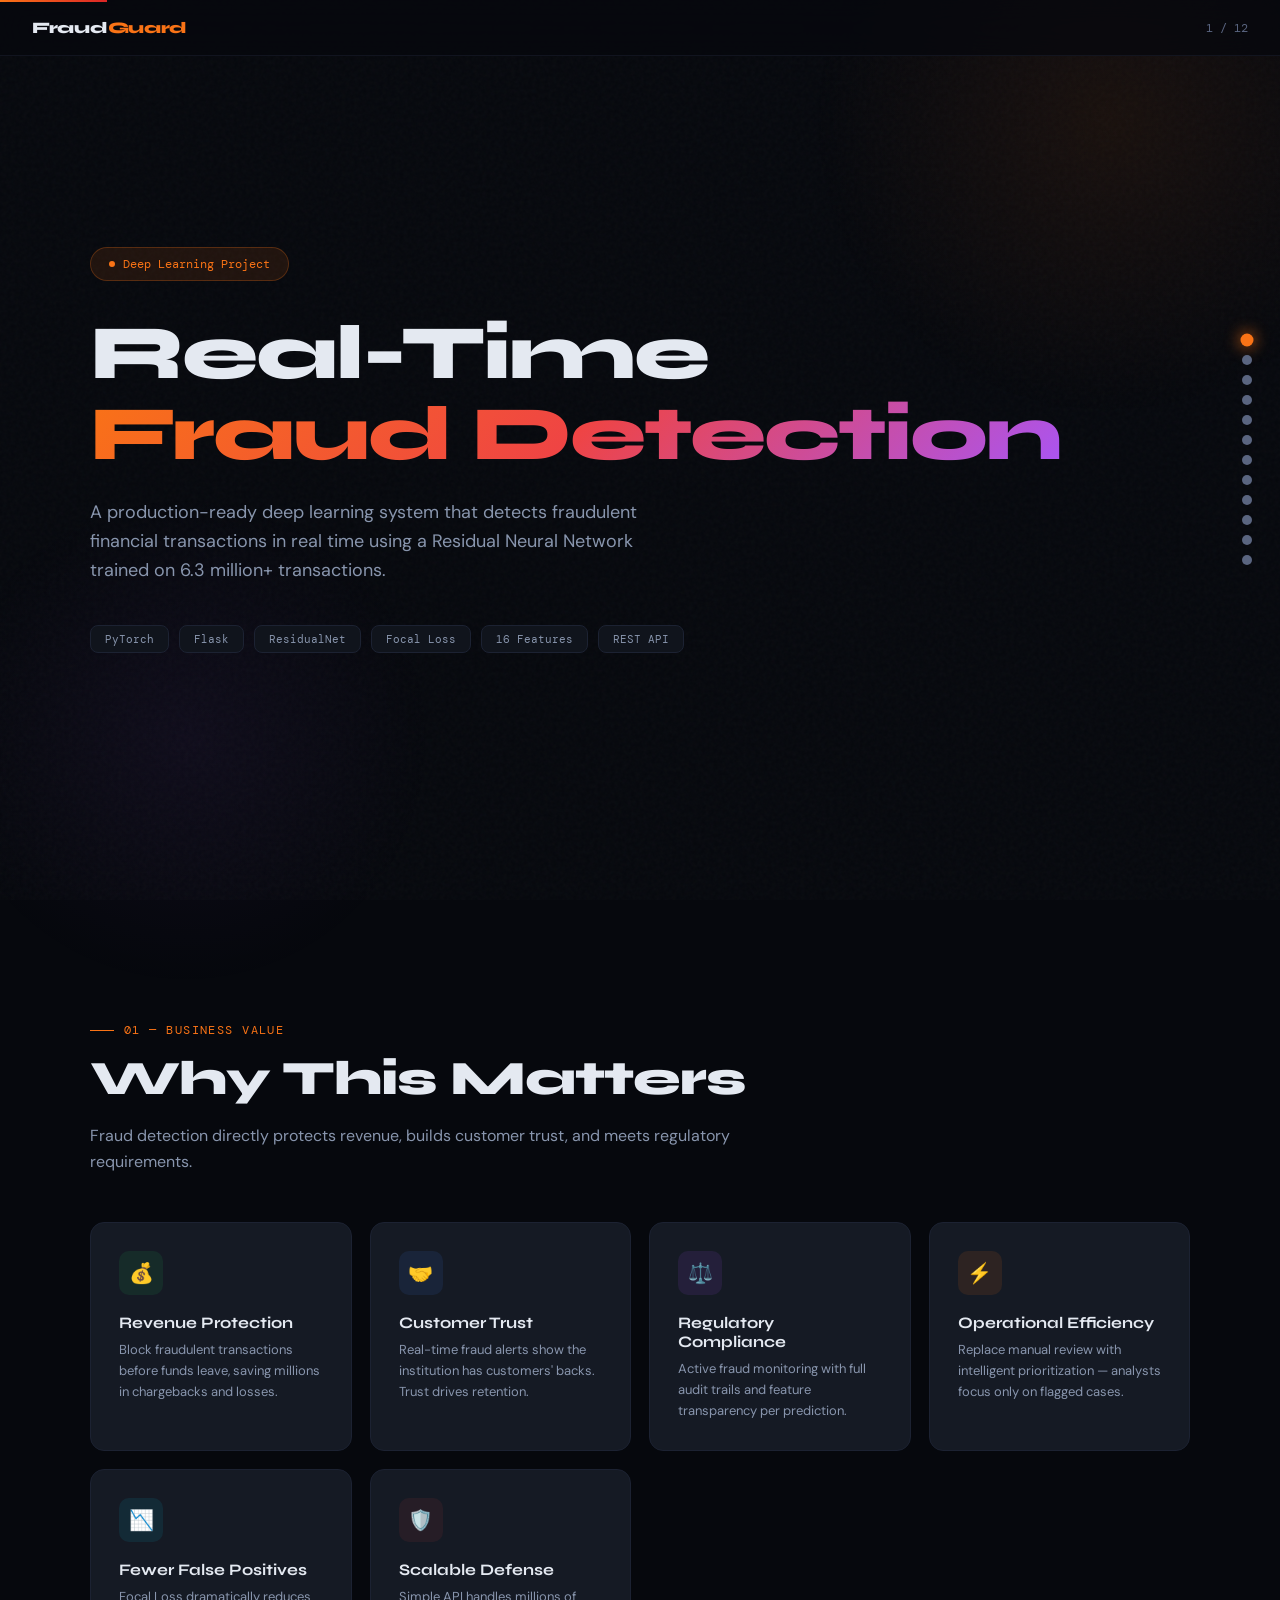
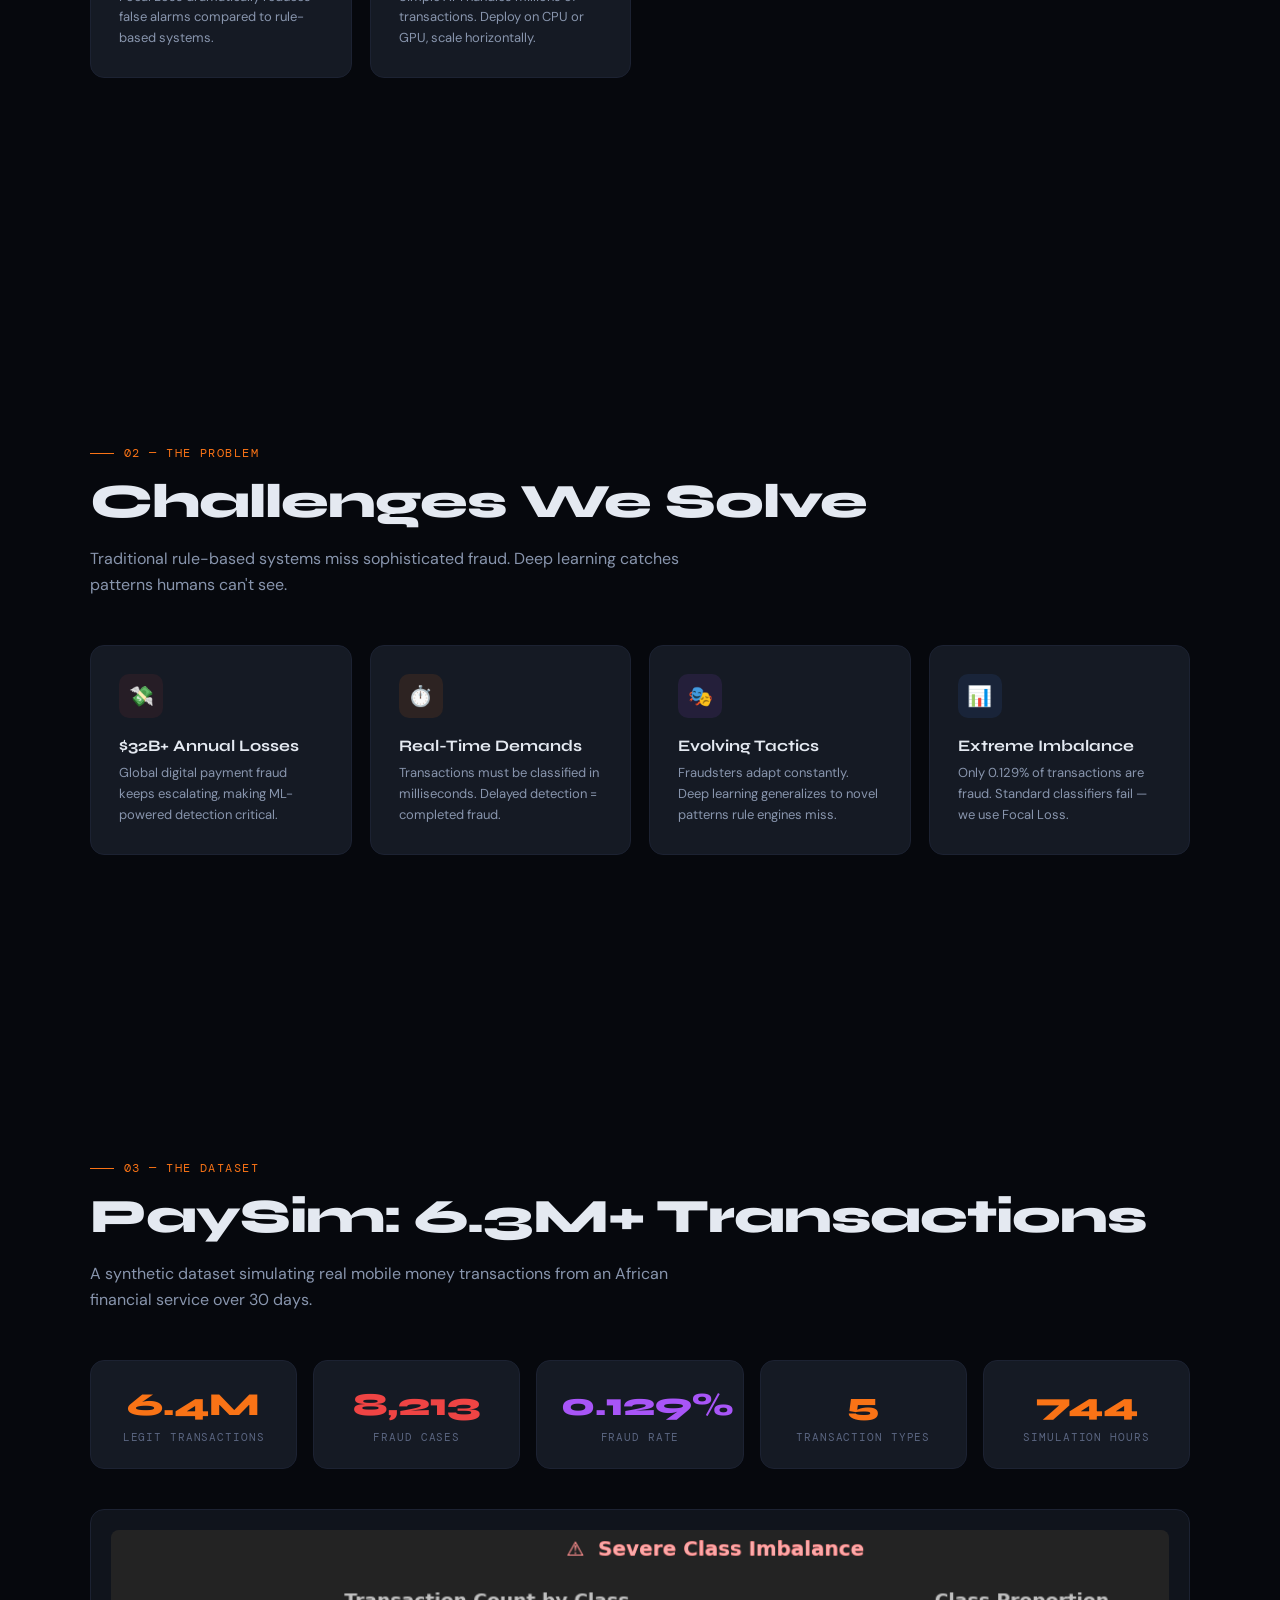
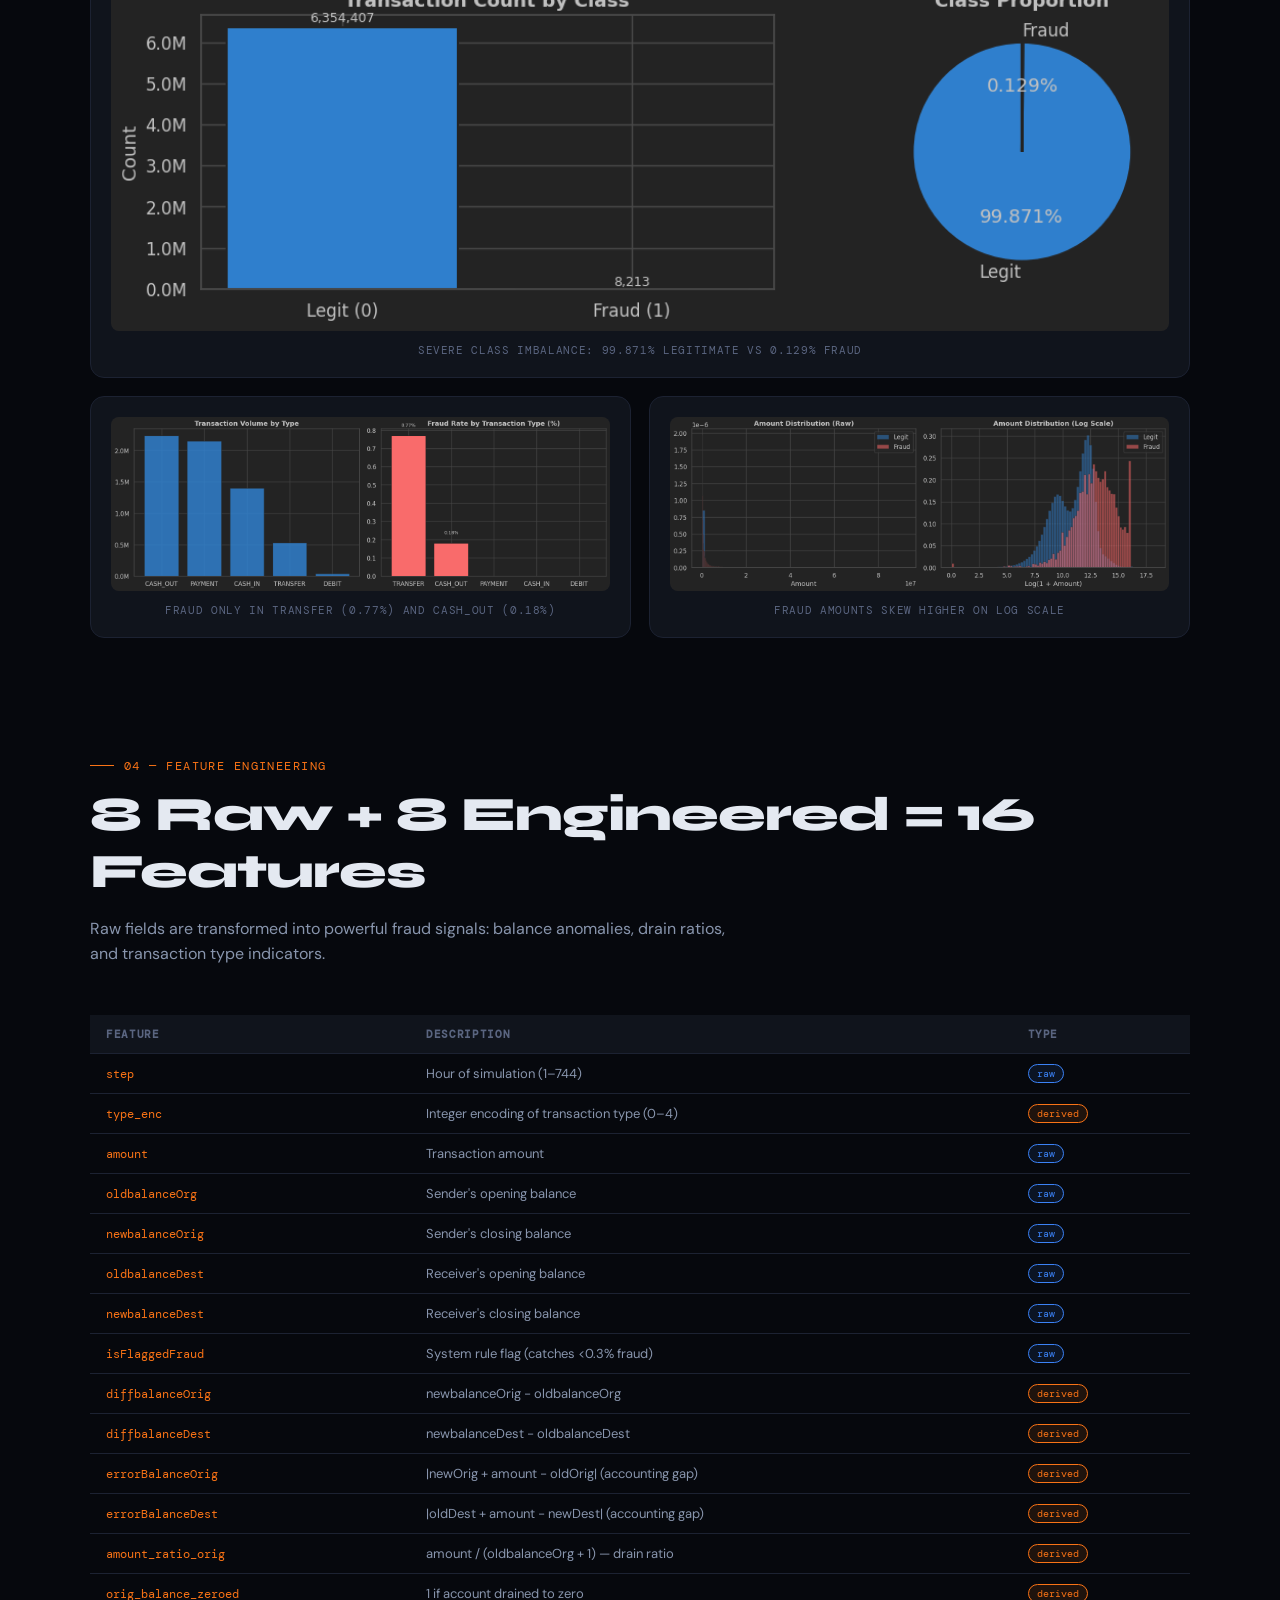
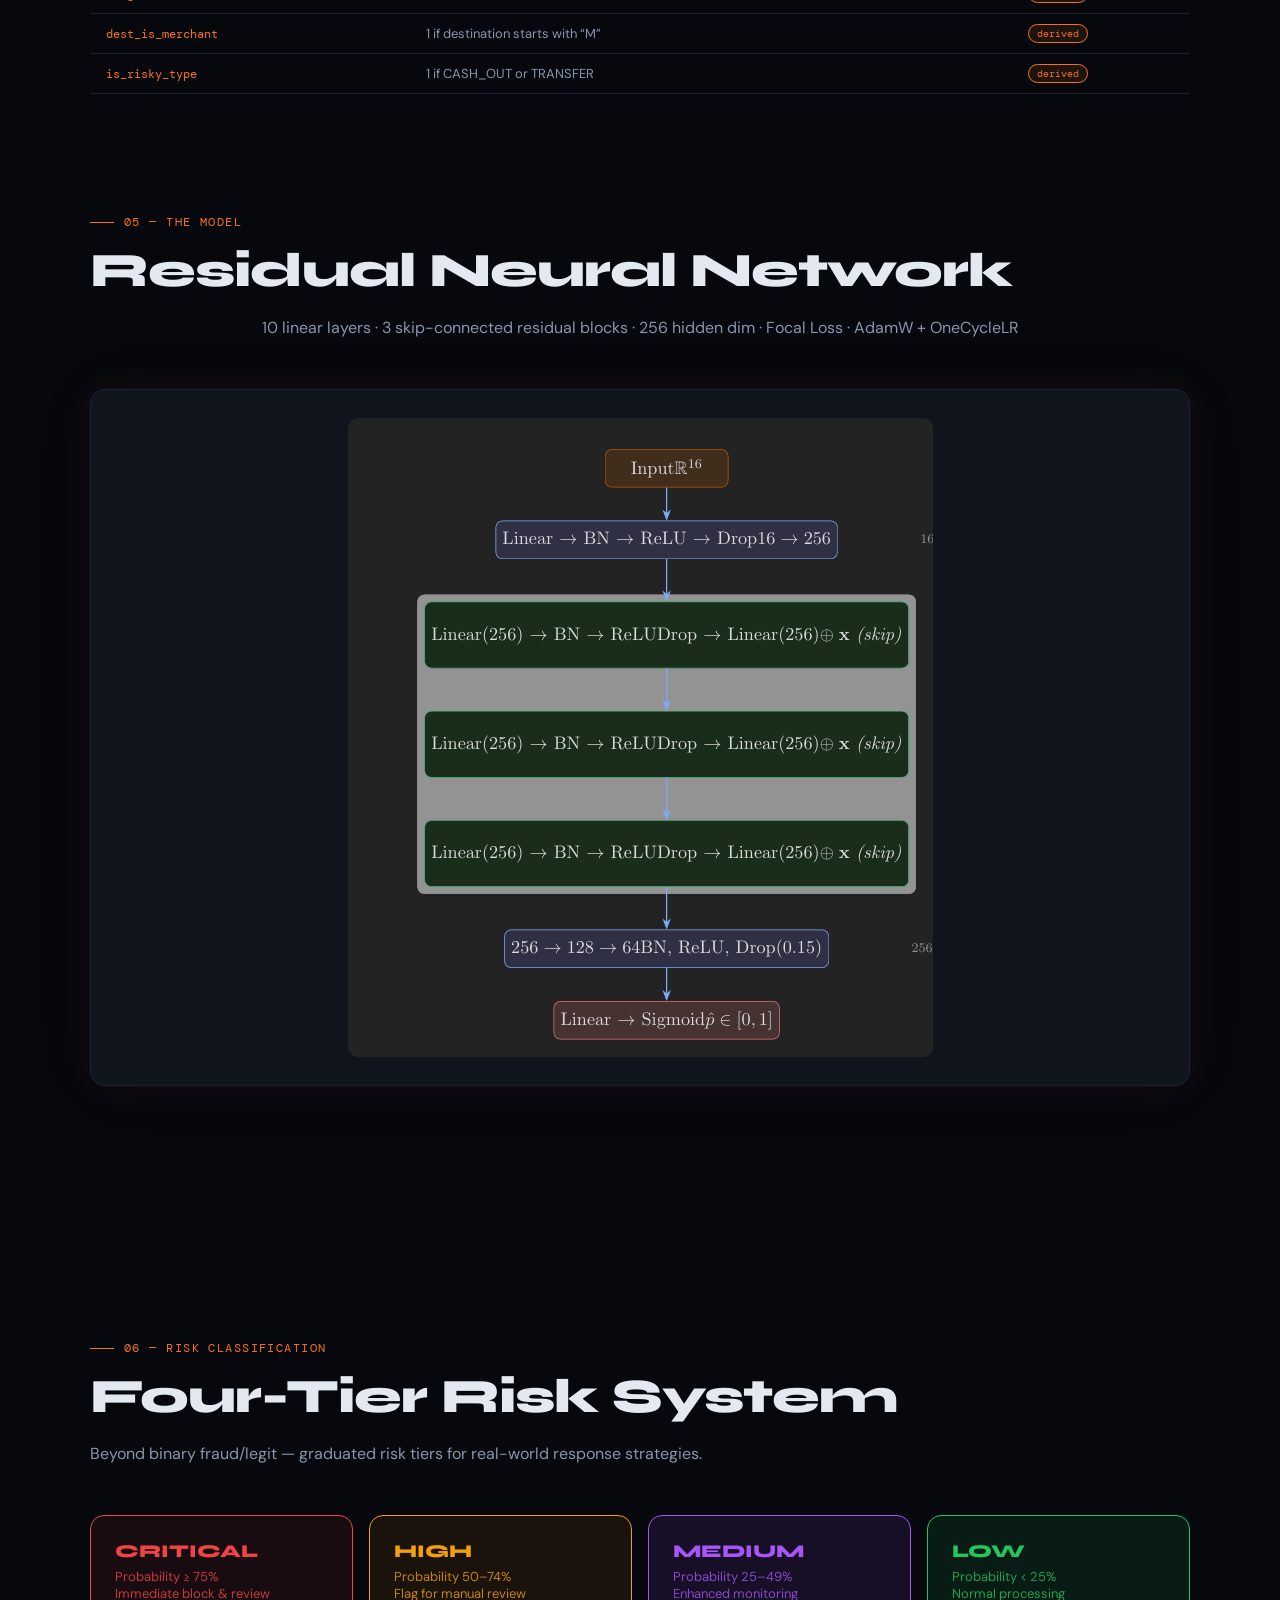
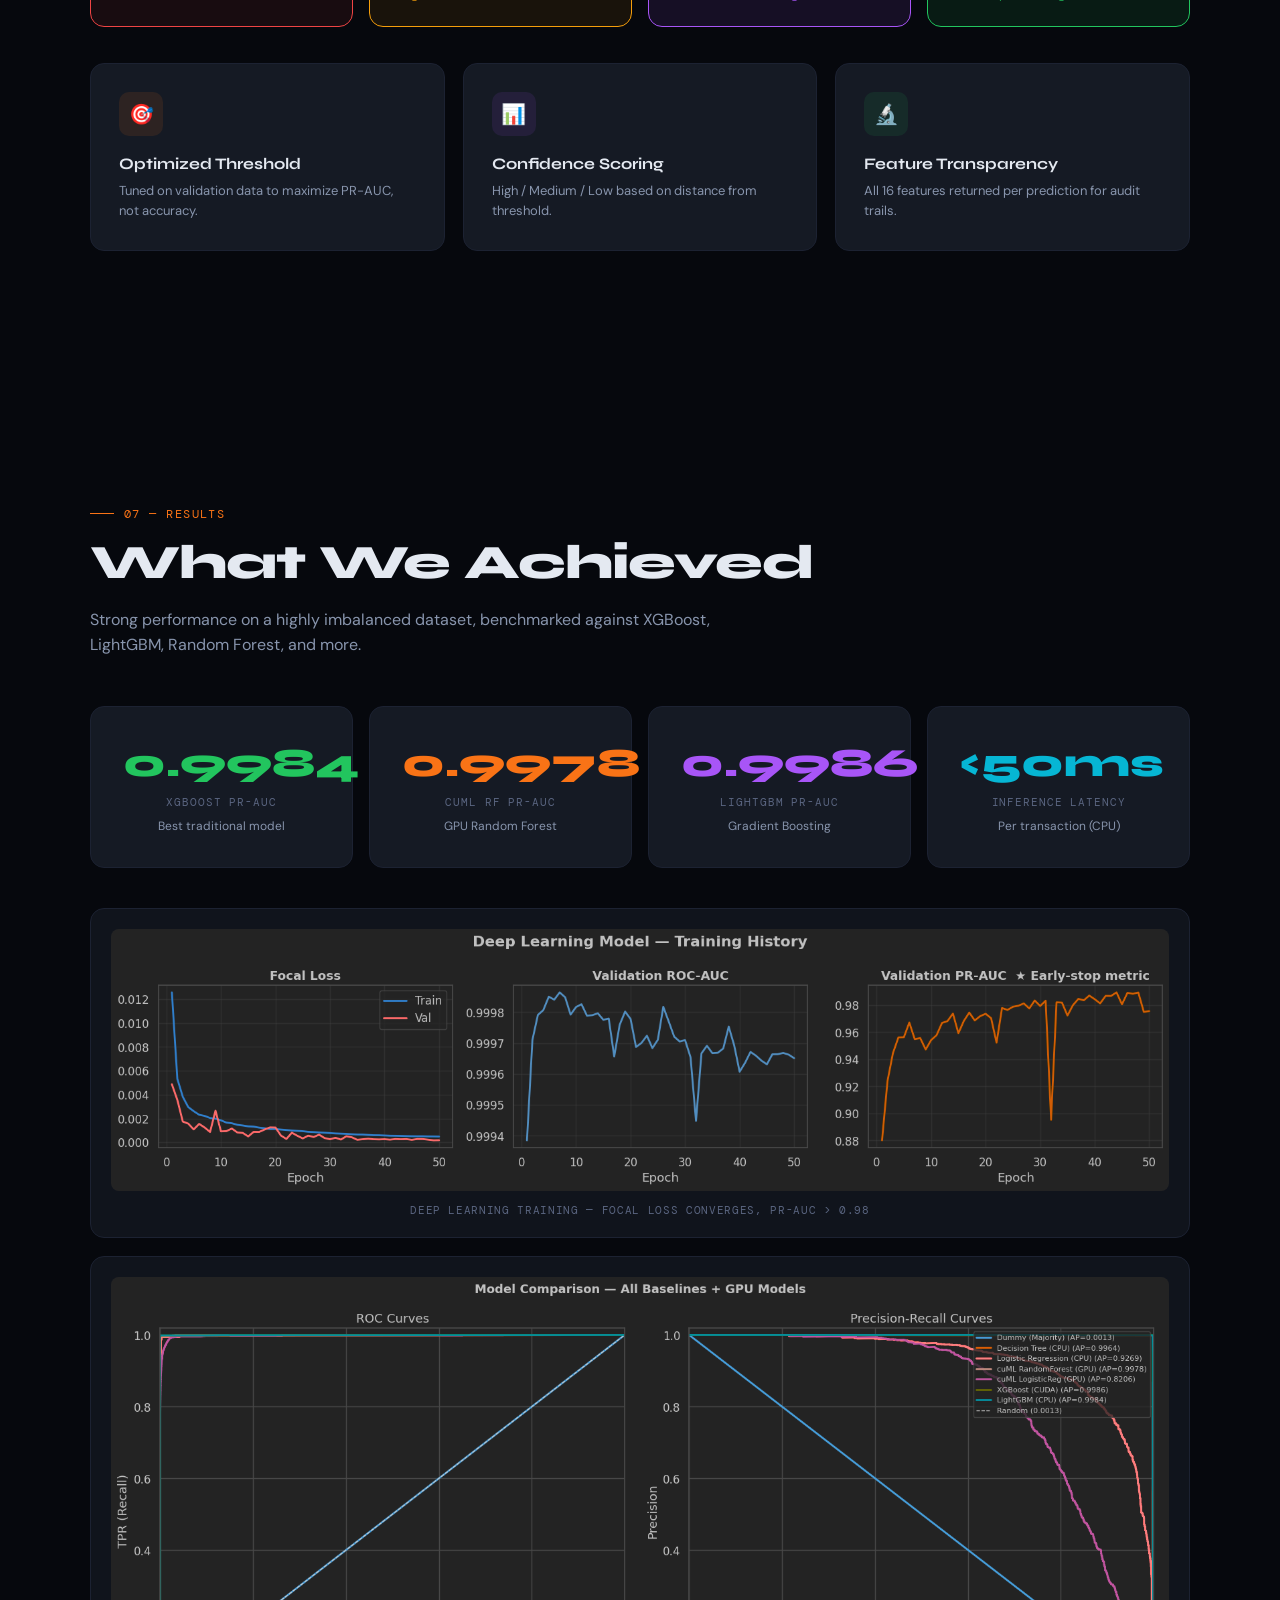
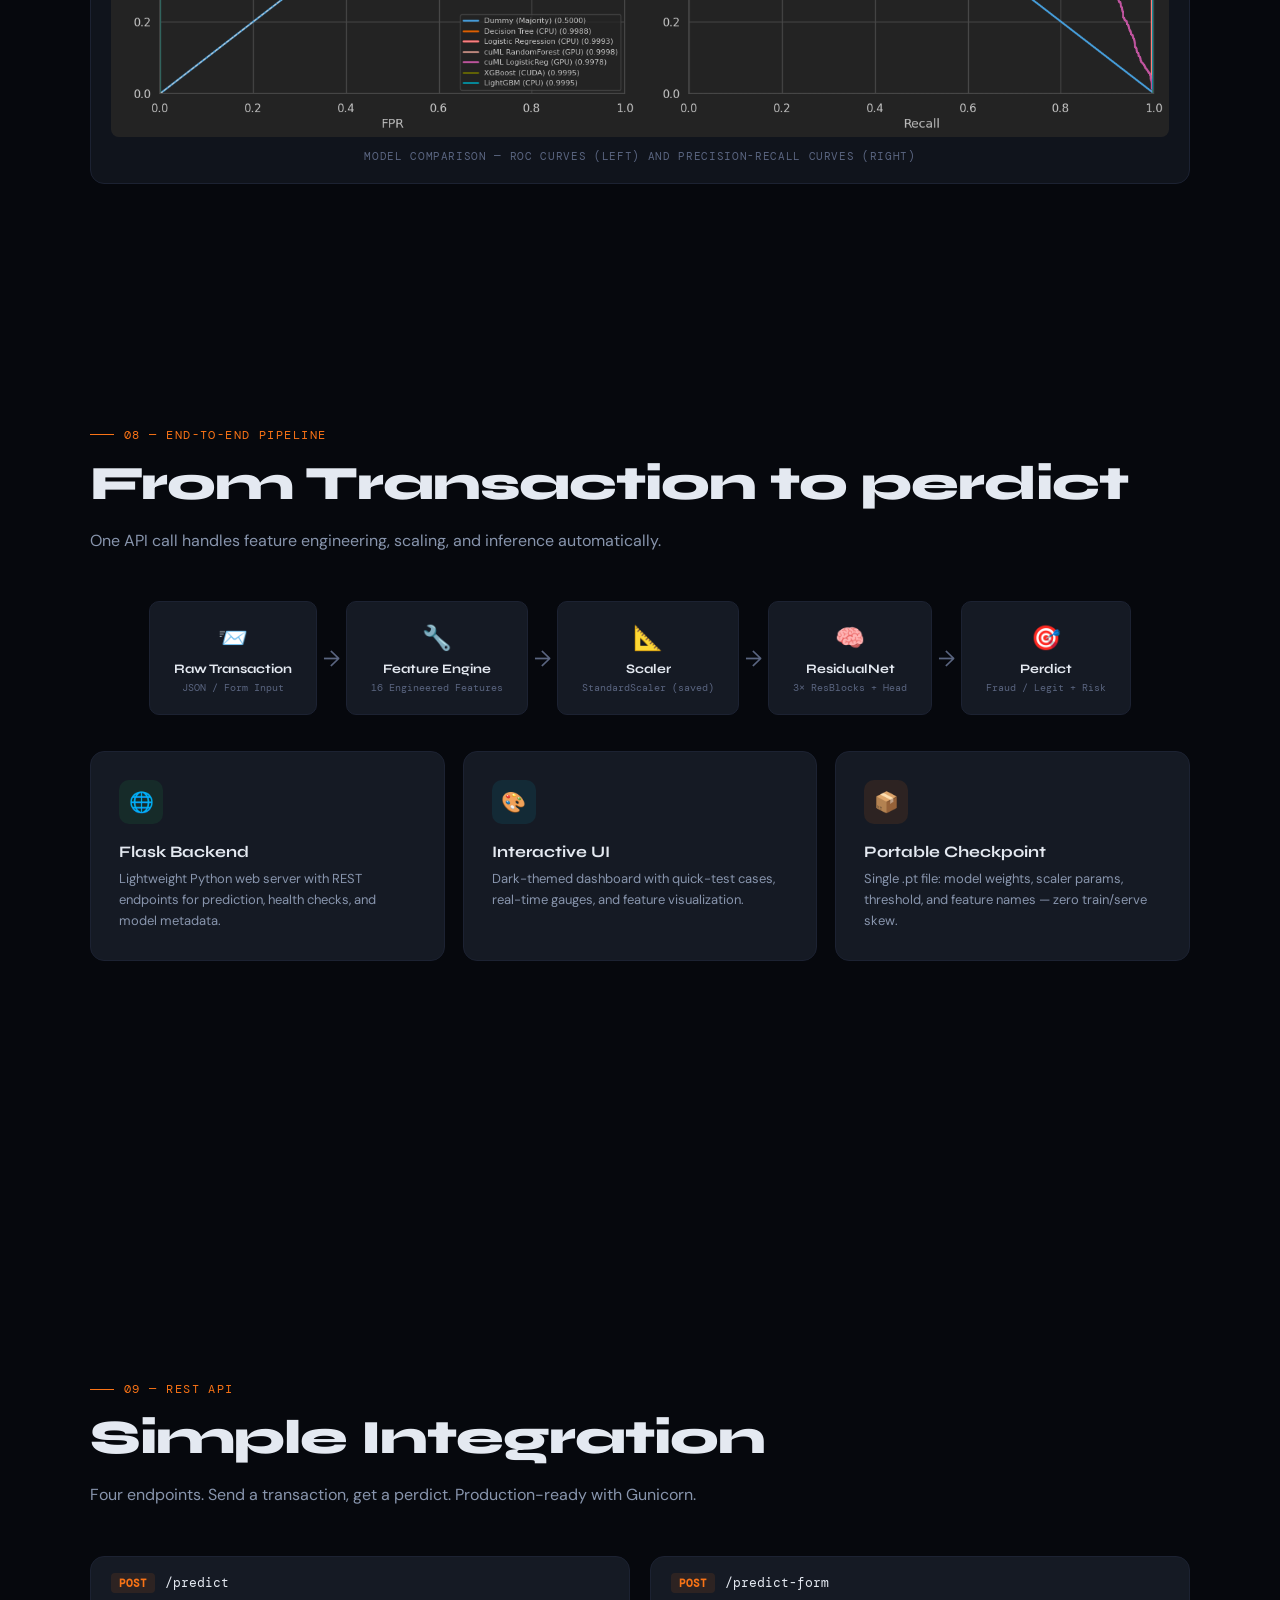
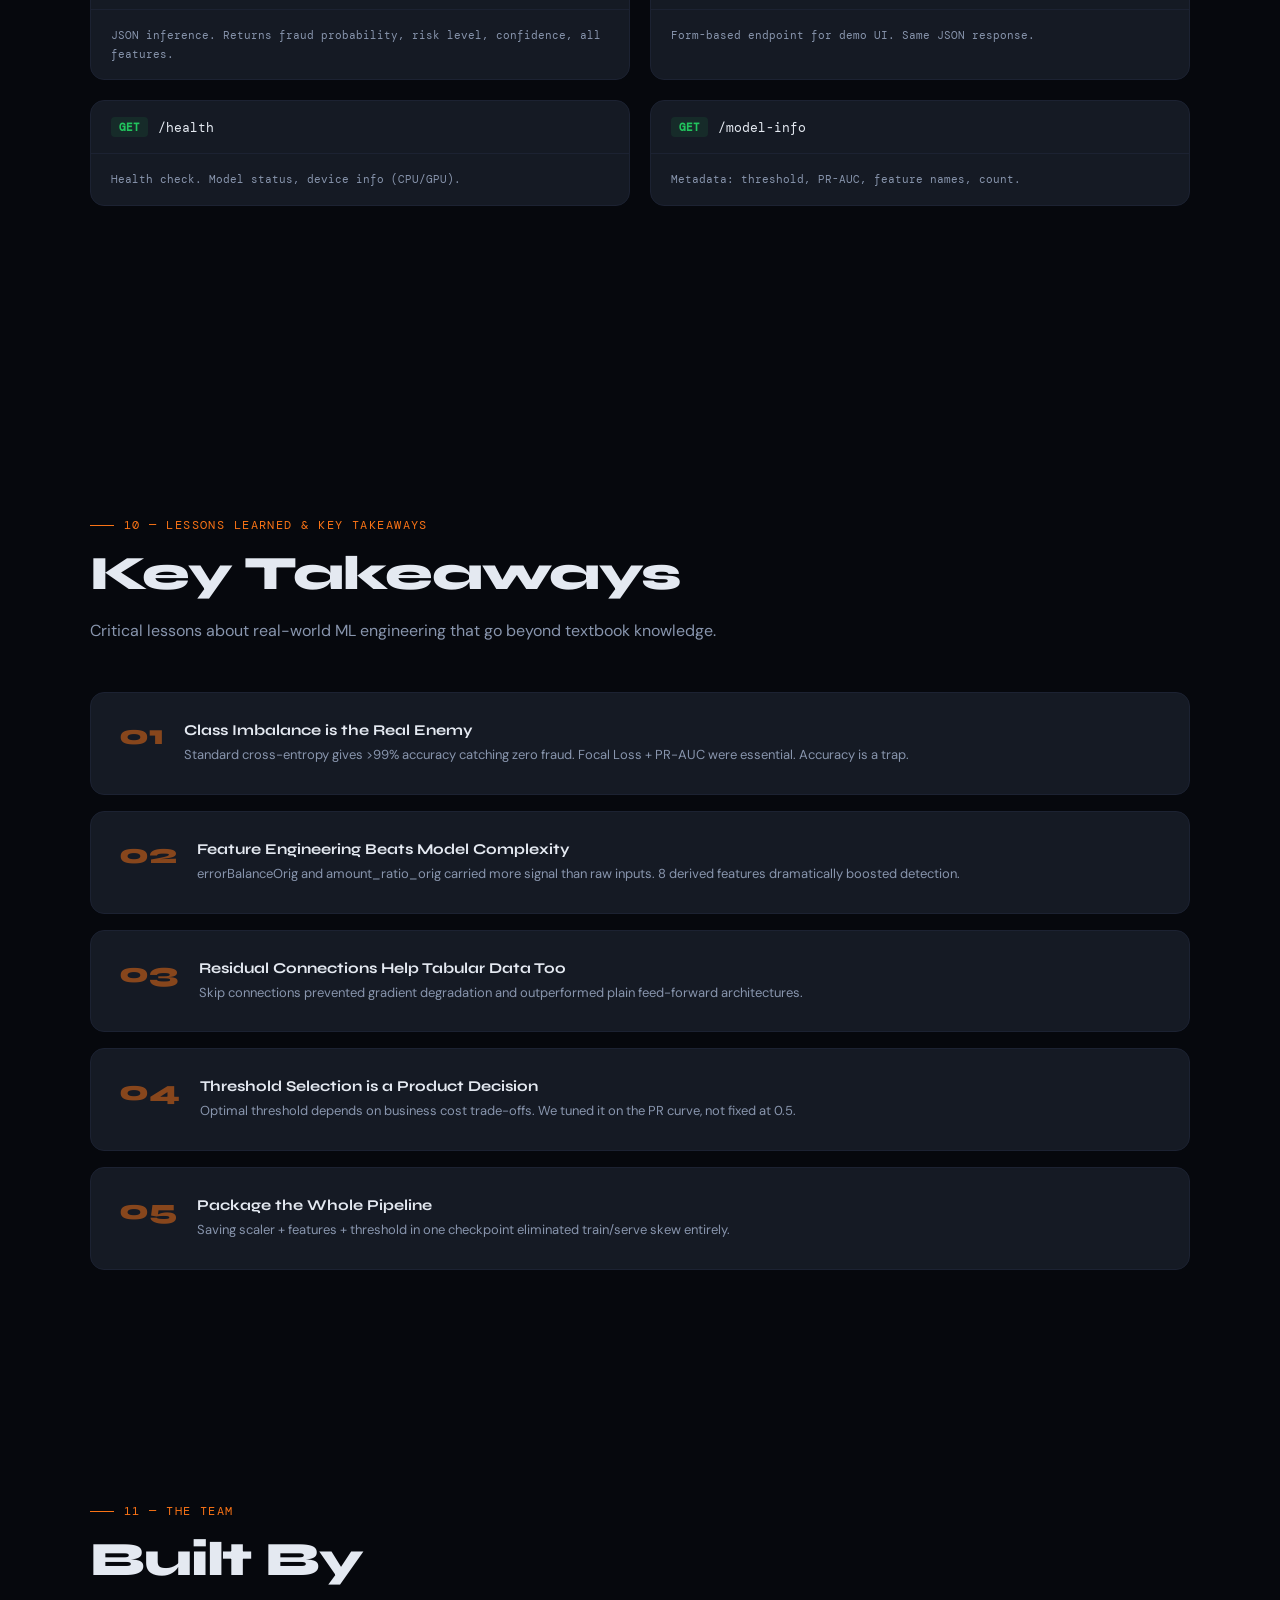
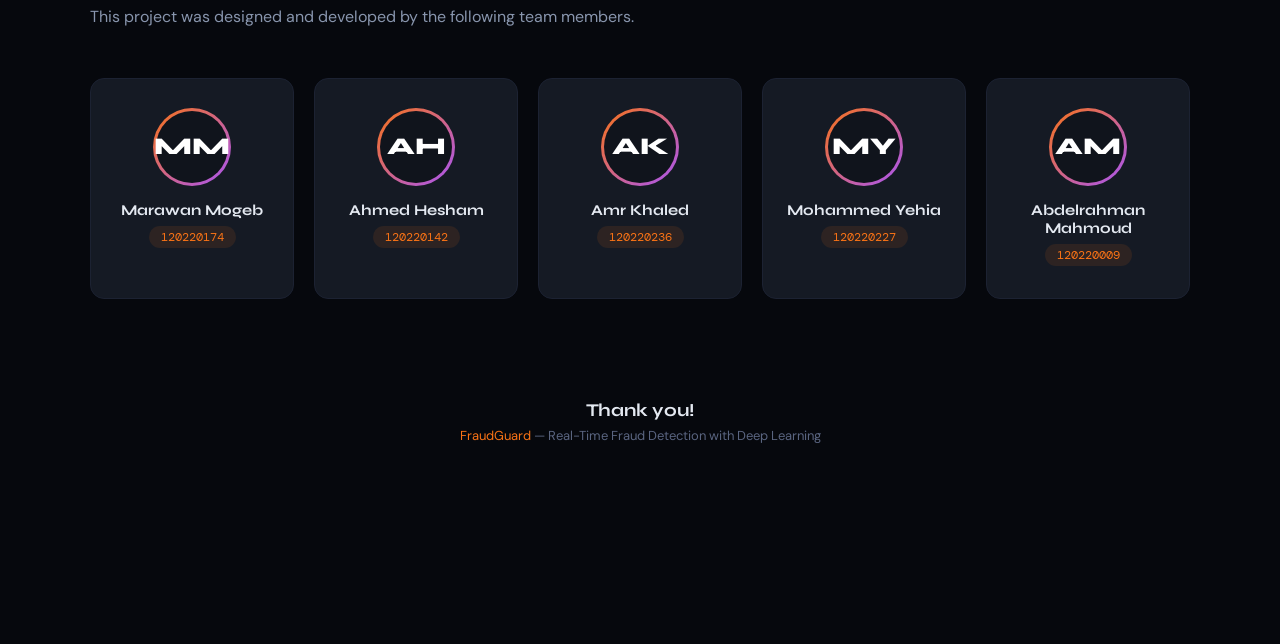
<file: index.html>
<!DOCTYPE html>
<html lang="en">
<head>
<meta charset="UTF-8"/>
<meta name="viewport" content="width=device-width, initial-scale=1.0"/>
<title>FraudGuard — Project Presentation</title>
<link rel="preconnect" href="https://fonts.googleapis.com"/>
<link href="https://fonts.googleapis.com/css2?family=DM+Mono:wght@400;500&family=Syne:wght@400;600;700;800&family=DM+Sans:ital,wght@0,300;0,400;0,500;1,300&display=swap" rel="stylesheet"/>
<link rel="stylesheet" href="css/style.css"/>
</head>
<body>

<div class="progress-bar" id="progressBar"></div>

<div class="top-bar">
  <div class="top-brand">Fraud<span>Guard</span></div>
  <div class="slide-counter" id="slideCounter">1 / 12</div>
</div>

<nav class="nav-dots">
  <button class="nav-dot active"><span class="tip">Home</span></button>
  <button class="nav-dot"><span class="tip">Business Value</span></button>
  <button class="nav-dot"><span class="tip">Problem</span></button>
  <button class="nav-dot"><span class="tip">Dataset</span></button>
  <button class="nav-dot"><span class="tip">Feature Engineering</span></button>
  <button class="nav-dot"><span class="tip">Model</span></button>
  <button class="nav-dot"><span class="tip">Risk Levels</span></button>
  <button class="nav-dot"><span class="tip">Results</span></button>
  <button class="nav-dot"><span class="tip">Pipeline</span></button>
  <button class="nav-dot"><span class="tip">API</span></button>
  <button class="nav-dot"><span class="tip">Lessons Learned</span></button>
  <button class="nav-dot"><span class="tip">Team</span></button>
</nav>

<div class="key-hint">
  <kbd>&darr;</kbd> <kbd>&uarr;</kbd> or <kbd>Space</kbd> to navigate
</div>


<!-- ═══════════════════════ SLIDE 0 — HERO ═══════════════════════ -->
<section class="slide">
  <div class="hero-glow"></div>
  <div class="hero-glow-2"></div>
  <div class="slide-inner">
    <div class="reveal hero-badge"><span class="dot"></span> Deep Learning Project</div>
    <h1 class="reveal reveal-delay-1 hero-title">
      Real-Time<br><span class="gradient">Fraud Detection</span>
    </h1>
    <p class="reveal reveal-delay-2 hero-sub">
      A production-ready deep learning system that detects fraudulent financial
      transactions in real time using a Residual Neural Network trained on
      6.3 million+ transactions.
    </p>
    <div class="reveal reveal-delay-3 hero-tags">
      <span class="hero-tag">PyTorch</span>
      <span class="hero-tag">Flask</span>
      <span class="hero-tag">ResidualNet</span>
      <span class="hero-tag">Focal Loss</span>
      <span class="hero-tag">16 Features</span>
      <span class="hero-tag">REST API</span>
    </div>
  </div>
</section>


<!-- ═══════════════════ SLIDE 1 — BUSINESS VALUE ═════════════════ -->
<section class="slide">
  <div class="slide-inner">
    <div class="reveal section-label">01 — Business Value</div>
    <h2 class="reveal reveal-delay-1 section-title">Why This Matters</h2>
    <p class="reveal reveal-delay-2 section-sub">
      Fraud detection directly protects revenue, builds customer trust,
      and meets regulatory requirements.
    </p>
    <div class="card-grid">
      <div class="reveal reveal-delay-2 info-card">
        <div class="ic-icon ic-green">&#x1F4B0;</div>
        <h3>Revenue Protection</h3>
        <p>Block fraudulent transactions before funds leave, saving millions in chargebacks and losses.</p>
      </div>
      <div class="reveal reveal-delay-3 info-card">
        <div class="ic-icon ic-blue">&#x1F91D;</div>
        <h3>Customer Trust</h3>
        <p>Real-time fraud alerts show the institution has customers' backs. Trust drives retention.</p>
      </div>
      <div class="reveal reveal-delay-4 info-card">
        <div class="ic-icon ic-purple">&#x2696;&#xFE0F;</div>
        <h3>Regulatory Compliance</h3>
        <p>Active fraud monitoring with full audit trails and feature transparency per prediction.</p>
      </div>
      <div class="reveal reveal-delay-5 info-card">
        <div class="ic-icon ic-orange">&#x26A1;</div>
        <h3>Operational Efficiency</h3>
        <p>Replace manual review with intelligent prioritization &mdash; analysts focus only on flagged cases.</p>
      </div>
      <div class="reveal reveal-delay-5 info-card">
        <div class="ic-icon ic-cyan">&#x1F4C9;</div>
        <h3>Fewer False Positives</h3>
        <p>Focal Loss dramatically reduces false alarms compared to rule-based systems.</p>
      </div>
      <div class="reveal reveal-delay-5 info-card">
        <div class="ic-icon ic-red">&#x1F6E1;&#xFE0F;</div>
        <h3>Scalable Defense</h3>
        <p>Simple API handles millions of transactions. Deploy on CPU or GPU, scale horizontally.</p>
      </div>
    </div>
  </div>
</section>


<!-- ═══════════════════ SLIDE 2 — THE PROBLEM ════════════════════ -->
<section class="slide">
  <div class="slide-inner">
    <div class="reveal section-label">02 — The Problem</div>
    <h2 class="reveal reveal-delay-1 section-title">Challenges We Solve</h2>
    <p class="reveal reveal-delay-2 section-sub">
      Traditional rule-based systems miss sophisticated fraud.
      Deep learning catches patterns humans can't see.
    </p>
    <div class="card-grid">
      <div class="reveal reveal-delay-2 info-card">
        <div class="ic-icon ic-red">&#x1F4B8;</div>
        <h3>$32B+ Annual Losses</h3>
        <p>Global digital payment fraud keeps escalating, making ML-powered detection critical.</p>
      </div>
      <div class="reveal reveal-delay-3 info-card">
        <div class="ic-icon ic-orange">&#x23F1;&#xFE0F;</div>
        <h3>Real-Time Demands</h3>
        <p>Transactions must be classified in milliseconds. Delayed detection = completed fraud.</p>
      </div>
      <div class="reveal reveal-delay-4 info-card">
        <div class="ic-icon ic-purple">&#x1F3AD;</div>
        <h3>Evolving Tactics</h3>
        <p>Fraudsters adapt constantly. Deep learning generalizes to novel patterns rule engines miss.</p>
      </div>
      <div class="reveal reveal-delay-5 info-card">
        <div class="ic-icon ic-blue">&#x1F4CA;</div>
        <h3>Extreme Imbalance</h3>
        <p>Only 0.129% of transactions are fraud. Standard classifiers fail &mdash; we use Focal Loss.</p>
      </div>
    </div>
  </div>
</section>


<!-- ═══════════════════ SLIDE 3 — DATASET ════════════════════════ -->
<section class="slide">
  <div class="slide-inner">
    <div class="reveal section-label">03 — The Dataset</div>
    <h2 class="reveal reveal-delay-1 section-title">PaySim: 6.3M+ Transactions</h2>
    <p class="reveal reveal-delay-2 section-sub">
      A synthetic dataset simulating real mobile money transactions
      from an African financial service over 30 days.
    </p>

    <div class="reveal reveal-delay-2 stat-row" style="grid-template-columns: repeat(auto-fit, minmax(150px, 1fr));">
      <div class="stat-box">
        <div class="sb-val" data-count="6354407" data-suffix="" data-decimals="0">0</div>
        <div class="sb-label">Legit Transactions</div>
      </div>
      <div class="stat-box">
        <div class="sb-val" style="color:var(--danger);" data-count="8213" data-decimals="0">0</div>
        <div class="sb-label">Fraud Cases</div>
      </div>
      <div class="stat-box">
        <div class="sb-val" style="color:var(--purple);">0.129%</div>
        <div class="sb-label">Fraud Rate</div>
      </div>
      <div class="stat-box">
        <div class="sb-val" data-count="5" data-decimals="0">0</div>
        <div class="sb-label">Transaction Types</div>
      </div>
      <div class="stat-box">
        <div class="sb-val" data-count="744" data-decimals="0">0</div>
        <div class="sb-label">Simulation Hours</div>
      </div>
    </div>

    <!-- Class imbalance chart -->
    <div class="reveal reveal-delay-3 fig-frame invert">
      <img src="img/output.png" alt="Class imbalance — bar chart and pie chart"/>
      <div class="fig-caption">Severe class imbalance: 99.871% legitimate vs 0.129% fraud</div>
    </div>

    <!-- Fraud by type + Amount distribution -->
    <div class="reveal reveal-delay-4 fig-grid" style="margin-top:18px;">
      <div class="fig-frame invert">
        <img src="img/output1.png" alt="Transaction volume and fraud rate by type"/>
        <div class="fig-caption">Fraud only in TRANSFER (0.77%) and CASH_OUT (0.18%)</div>
      </div>
      <div class="fig-frame invert">
        <img src="img/output2.png" alt="Amount distribution raw and log scale"/>
        <div class="fig-caption">Fraud amounts skew higher on log scale</div>
      </div>
    </div>
  </div>
</section>


<!-- ═══════════════════ SLIDE 4 — FEATURE ENGINEERING ════════════ -->
<section class="slide">
  <div class="slide-inner">
    <div class="reveal section-label">04 — Feature Engineering</div>
    <h2 class="reveal reveal-delay-1 section-title">8 Raw + 8 Engineered = 16 Features</h2>
    <p class="reveal reveal-delay-2 section-sub">
      Raw fields are transformed into powerful fraud signals: balance anomalies,
      drain ratios, and transaction type indicators.
    </p>
    <div class="reveal reveal-delay-3" style="overflow-x:auto;">
      <table class="feat-table">
        <thead>
          <tr><th>Feature</th><th>Description</th><th>Type</th></tr>
        </thead>
        <tbody>
          <tr><td class="fname">step</td><td class="fdesc">Hour of simulation (1&ndash;744)</td><td><span class="fbadge badge-raw">raw</span></td></tr>
          <tr><td class="fname">type_enc</td><td class="fdesc">Integer encoding of transaction type (0&ndash;4)</td><td><span class="fbadge badge-eng">derived</span></td></tr>
          <tr><td class="fname">amount</td><td class="fdesc">Transaction amount</td><td><span class="fbadge badge-raw">raw</span></td></tr>
          <tr><td class="fname">oldbalanceOrg</td><td class="fdesc">Sender's opening balance</td><td><span class="fbadge badge-raw">raw</span></td></tr>
          <tr><td class="fname">newbalanceOrig</td><td class="fdesc">Sender's closing balance</td><td><span class="fbadge badge-raw">raw</span></td></tr>
          <tr><td class="fname">oldbalanceDest</td><td class="fdesc">Receiver's opening balance</td><td><span class="fbadge badge-raw">raw</span></td></tr>
          <tr><td class="fname">newbalanceDest</td><td class="fdesc">Receiver's closing balance</td><td><span class="fbadge badge-raw">raw</span></td></tr>
          <tr><td class="fname">isFlaggedFraud</td><td class="fdesc">System rule flag (catches &lt;0.3% fraud)</td><td><span class="fbadge badge-raw">raw</span></td></tr>
          <tr><td class="fname">diffbalanceOrig</td><td class="fdesc">newbalanceOrig &minus; oldbalanceOrg</td><td><span class="fbadge badge-eng">derived</span></td></tr>
          <tr><td class="fname">diffbalanceDest</td><td class="fdesc">newbalanceDest &minus; oldbalanceDest</td><td><span class="fbadge badge-eng">derived</span></td></tr>
          <tr><td class="fname">errorBalanceOrig</td><td class="fdesc">|newOrig + amount &minus; oldOrig| (accounting gap)</td><td><span class="fbadge badge-eng">derived</span></td></tr>
          <tr><td class="fname">errorBalanceDest</td><td class="fdesc">|oldDest + amount &minus; newDest| (accounting gap)</td><td><span class="fbadge badge-eng">derived</span></td></tr>
          <tr><td class="fname">amount_ratio_orig</td><td class="fdesc">amount / (oldbalanceOrg + 1) &mdash; drain ratio</td><td><span class="fbadge badge-eng">derived</span></td></tr>
          <tr><td class="fname">orig_balance_zeroed</td><td class="fdesc">1 if account drained to zero</td><td><span class="fbadge badge-eng">derived</span></td></tr>
          <tr><td class="fname">dest_is_merchant</td><td class="fdesc">1 if destination starts with &ldquo;M&rdquo;</td><td><span class="fbadge badge-eng">derived</span></td></tr>
          <tr><td class="fname">is_risky_type</td><td class="fdesc">1 if CASH_OUT or TRANSFER</td><td><span class="fbadge badge-eng">derived</span></td></tr>
        </tbody>
      </table>
    </div>
  </div>
</section>


<!-- ═══════════════════ SLIDE 5 — THE MODEL ══════════════════════ -->
<section class="slide">
  <div class="slide-inner">
    <div class="reveal section-label">05 — The Model</div>
    <h2 class="reveal reveal-delay-1 section-title">Residual Neural Network</h2>
    <p class="reveal reveal-delay-2 section-sub" style="text-align:center; max-width:100%;">
      10 linear layers &middot; 3 skip-connected residual blocks &middot; 256 hidden dim &middot; Focal Loss &middot; AdamW + OneCycleLR
    </p>
    <div class="reveal reveal-delay-3 arch-diagram-wrap">
      <img class="arch-diagram-img" src="img/Screenshot_1.png" alt="FraudDetectionNet architecture diagram"/>
    </div>
  </div>
</section>


<!-- ═══════════════════ SLIDE 7 — RISK LEVELS ════════════════════ -->
<section class="slide">
  <div class="slide-inner">
    <div class="reveal section-label">06 — Risk Classification</div>
    <h2 class="reveal reveal-delay-1 section-title">Four-Tier Risk System</h2>
    <p class="reveal reveal-delay-2 section-sub">
      Beyond binary fraud/legit &mdash; graduated risk tiers for real-world response strategies.
    </p>
    <div class="reveal reveal-delay-3 risk-row">
      <div class="risk-card risk-critical">
        <h4>CRITICAL</h4>
        <p>Probability &ge; 75%<br>Immediate block &amp; review</p>
      </div>
      <div class="risk-card risk-high">
        <h4>HIGH</h4>
        <p>Probability 50&ndash;74%<br>Flag for manual review</p>
      </div>
      <div class="risk-card risk-medium">
        <h4>MEDIUM</h4>
        <p>Probability 25&ndash;49%<br>Enhanced monitoring</p>
      </div>
      <div class="risk-card risk-low">
        <h4>LOW</h4>
        <p>Probability &lt; 25%<br>Normal processing</p>
      </div>
    </div>
    <div class="reveal reveal-delay-4 card-grid" style="margin-top:36px;">
      <div class="info-card">
        <div class="ic-icon ic-orange">&#x1F3AF;</div>
        <h3>Optimized Threshold</h3>
        <p>Tuned on validation data to maximize PR-AUC, not accuracy.</p>
      </div>
      <div class="info-card">
        <div class="ic-icon ic-purple">&#x1F4CA;</div>
        <h3>Confidence Scoring</h3>
        <p>High / Medium / Low based on distance from threshold.</p>
      </div>
      <div class="info-card">
        <div class="ic-icon ic-green">&#x1F52C;</div>
        <h3>Feature Transparency</h3>
        <p>All 16 features returned per prediction for audit trails.</p>
      </div>
    </div>
  </div>
</section>


<!-- ═══════════════════ SLIDE 7 — RESULTS ════════════════════════ -->
<section class="slide">
  <div class="slide-inner">
    <div class="reveal section-label">07 — Results</div>
    <h2 class="reveal reveal-delay-1 section-title">What We Achieved</h2>
    <p class="reveal reveal-delay-2 section-sub">
      Strong performance on a highly imbalanced dataset, benchmarked against
      XGBoost, LightGBM, Random Forest, and more.
    </p>

    <div class="reveal reveal-delay-2 stat-row" style="grid-template-columns: repeat(auto-fit, minmax(200px, 1fr));">
      <div class="result-card">
        <div class="rc-val rc-safe">0.9984</div>
        <div class="rc-label">XGBoost PR-AUC</div>
        <div class="rc-desc">Best traditional model</div>
      </div>
      <div class="result-card">
        <div class="rc-val rc-accent">0.9978</div>
        <div class="rc-label">cuML RF PR-AUC</div>
        <div class="rc-desc">GPU Random Forest</div>
      </div>
      <div class="result-card">
        <div class="rc-val rc-purple">0.9986</div>
        <div class="rc-label">LightGBM PR-AUC</div>
        <div class="rc-desc">Gradient Boosting</div>
      </div>
      <div class="result-card">
        <div class="rc-val rc-cyan">&lt;50ms</div>
        <div class="rc-label">Inference Latency</div>
        <div class="rc-desc">Per transaction (CPU)</div>
      </div>
    </div>

    <!-- Training history -->
    <div class="reveal reveal-delay-3 fig-frame invert">
      <img src="img/output4.png" alt="Training history: Focal Loss, ROC-AUC, PR-AUC"/>
      <div class="fig-caption">Deep Learning Training &mdash; Focal Loss converges, PR-AUC &gt; 0.98</div>
    </div>

    <!-- ROC + PR curves -->
    <div class="reveal reveal-delay-4 fig-frame invert" style="margin-top:18px;">
      <img src="img/output5.png" alt="ROC and Precision-Recall curves for all models"/>
      <div class="fig-caption">Model Comparison &mdash; ROC Curves (left) and Precision-Recall Curves (right)</div>
    </div>
  </div>
</section>


<!-- ═══════════════════ SLIDE 9 — PIPELINE ════════════════════════ -->
<section class="slide">
  <div class="slide-inner">
    <div class="reveal section-label">08 — End-to-End Pipeline</div>
    <h2 class="reveal reveal-delay-1 section-title">From Transaction to perdict</h2>
    <p class="reveal reveal-delay-2 section-sub">
      One API call handles feature engineering, scaling, and inference automatically.
    </p>
    <div class="reveal reveal-delay-3 arch-flow">
      <div class="arch-node">
        <div class="an-icon">&#x1F4E8;</div>
        <div class="an-title">Raw Transaction</div>
        <div class="an-sub">JSON / Form Input</div>
      </div>
      <div class="arch-arrow">&rarr;</div>
      <div class="arch-node">
        <div class="an-icon">&#x1F527;</div>
        <div class="an-title">Feature Engine</div>
        <div class="an-sub">16 Engineered Features</div>
      </div>
      <div class="arch-arrow">&rarr;</div>
      <div class="arch-node">
        <div class="an-icon">&#x1F4D0;</div>
        <div class="an-title">Scaler</div>
        <div class="an-sub">StandardScaler (saved)</div>
      </div>
      <div class="arch-arrow">&rarr;</div>
      <div class="arch-node">
        <div class="an-icon">&#x1F9E0;</div>
        <div class="an-title">ResidualNet</div>
        <div class="an-sub">3&times; ResBlocks + Head</div>
      </div>
      <div class="arch-arrow">&rarr;</div>
      <div class="arch-node">
        <div class="an-icon">&#x1F3AF;</div>
        <div class="an-title">Perdict</div>
        <div class="an-sub">Fraud / Legit + Risk</div>
      </div>
    </div>
    <div class="reveal reveal-delay-4 card-grid" style="margin-top:36px;">
      <div class="info-card">
        <div class="ic-icon ic-green">&#x1F310;</div>
        <h3>Flask Backend</h3>
        <p>Lightweight Python web server with REST endpoints for prediction, health checks, and model metadata.</p>
      </div>
      <div class="info-card">
        <div class="ic-icon ic-cyan">&#x1F3A8;</div>
        <h3>Interactive UI</h3>
        <p>Dark-themed dashboard with quick-test cases, real-time gauges, and feature visualization.</p>
      </div>
      <div class="info-card">
        <div class="ic-icon ic-orange">&#x1F4E6;</div>
        <h3>Portable Checkpoint</h3>
        <p>Single .pt file: model weights, scaler params, threshold, and feature names &mdash; zero train/serve skew.</p>
      </div>
    </div>
  </div>
</section>


<!-- ═══════════════════ SLIDE 9 — API ═════════════════════════════ -->
<section class="slide">
  <div class="slide-inner">
    <div class="reveal section-label">09 — REST API</div>
    <h2 class="reveal reveal-delay-1 section-title">Simple Integration</h2>
    <p class="reveal reveal-delay-2 section-sub">
      Four endpoints. Send a transaction, get a perdict. Production-ready with Gunicorn.
    </p>
    <div class="reveal reveal-delay-3 api-grid">
      <div class="api-card">
        <div class="api-card-head">
          <span class="api-method method-post">POST</span>
          <span class="api-path">/predict</span>
        </div>
        <div class="api-card-body">JSON inference. Returns fraud probability, risk level, confidence, all features.</div>
      </div>
      <div class="api-card">
        <div class="api-card-head">
          <span class="api-method method-post">POST</span>
          <span class="api-path">/predict-form</span>
        </div>
        <div class="api-card-body">Form-based endpoint for demo UI. Same JSON response.</div>
      </div>
      <div class="api-card">
        <div class="api-card-head">
          <span class="api-method method-get">GET</span>
          <span class="api-path">/health</span>
        </div>
        <div class="api-card-body">Health check. Model status, device info (CPU/GPU).</div>
      </div>
      <div class="api-card">
        <div class="api-card-head">
          <span class="api-method method-get">GET</span>
          <span class="api-path">/model-info</span>
        </div>
        <div class="api-card-body">Metadata: threshold, PR-AUC, feature names, count.</div>
      </div>
    </div>
  </div>
</section>


<!-- ═══════════════════ SLIDE 10 — LESSONS LEARNED ═══════════════ -->
<section class="slide">
  <div class="slide-inner">
    <div class="reveal section-label">10 — Lessons Learned &amp; Key Takeaways</div>
    <h2 class="reveal reveal-delay-1 section-title">Key Takeaways</h2>
    <p class="reveal reveal-delay-2 section-sub">
      Critical lessons about real-world ML engineering that go beyond textbook knowledge.
    </p>
    <div style="display:grid; gap:16px;">
      <div class="reveal reveal-delay-2 lesson-card">
        <div class="lesson-num">01</div>
        <div>
          <h3>Class Imbalance is the Real Enemy</h3>
          <p>Standard cross-entropy gives &gt;99% accuracy catching zero fraud. Focal Loss + PR-AUC were essential. Accuracy is a trap.</p>
        </div>
      </div>
      <div class="reveal reveal-delay-3 lesson-card">
        <div class="lesson-num">02</div>
        <div>
          <h3>Feature Engineering Beats Model Complexity</h3>
          <p>errorBalanceOrig and amount_ratio_orig carried more signal than raw inputs. 8 derived features dramatically boosted detection.</p>
        </div>
      </div>
      <div class="reveal reveal-delay-4 lesson-card">
        <div class="lesson-num">03</div>
        <div>
          <h3>Residual Connections Help Tabular Data Too</h3>
          <p>Skip connections prevented gradient degradation and outperformed plain feed-forward architectures.</p>
        </div>
      </div>
      <div class="reveal reveal-delay-5 lesson-card">
        <div class="lesson-num">04</div>
        <div>
          <h3>Threshold Selection is a Product Decision</h3>
          <p>Optimal threshold depends on business cost trade-offs. We tuned it on the PR curve, not fixed at 0.5.</p>
        </div>
      </div>
      <div class="reveal reveal-delay-5 lesson-card">
        <div class="lesson-num">05</div>
        <div>
          <h3>Package the Whole Pipeline</h3>
          <p>Saving scaler + features + threshold in one checkpoint eliminated train/serve skew entirely.</p>
        </div>
      </div>
    </div>
  </div>
</section>


<!-- ═══════════════════ SLIDE 11 — TEAM ══════════════════════════ -->
<section class="slide">
  <div class="slide-inner">
    <div class="reveal section-label">11 — The Team</div>
    <h2 class="reveal reveal-delay-1 section-title">Built By</h2>
    <p class="reveal reveal-delay-2 section-sub">
      This project was designed and developed by the following team members.
    </p>
    <div class="team-grid">
      <div class="reveal reveal-delay-1 team-card">
        <div class="team-avatar"><div class="av-inner">MM</div></div>
        <div class="team-name">Marawan Mogeb</div>
        <span class="team-id">120220174</span>
      </div>
      <div class="reveal reveal-delay-2 team-card">
        <div class="team-avatar"><div class="av-inner">AH</div></div>
        <div class="team-name">Ahmed Hesham</div>
        <span class="team-id">120220142</span>
      </div>
      <div class="reveal reveal-delay-3 team-card">
        <div class="team-avatar"><div class="av-inner">AK</div></div>
        <div class="team-name">Amr Khaled</div>
        <span class="team-id">120220236</span>
      </div>
      <div class="reveal reveal-delay-4 team-card">
        <div class="team-avatar"><div class="av-inner">MY</div></div>
        <div class="team-name">Mohammed Yehia</div>
        <span class="team-id">120220227</span>
      </div>
      <div class="reveal reveal-delay-5 team-card">
        <div class="team-avatar"><div class="av-inner">AM</div></div>
        <div class="team-name">Abdelrahman Mahmoud</div>
        <span class="team-id">120220009</span>
      </div>
    </div>
    <div class="pres-footer" style="margin-top:60px;">
      <p style="font-size:18px; color:var(--text); margin-bottom:6px; font-family:var(--head); font-weight:700;">Thank you!</p>
      <p><span>FraudGuard</span> &mdash; Real-Time Fraud Detection with Deep Learning</p>
    </div>
  </div>
</section>

<script src="js/main.js"></script>
</body>
</html>
</file>
<file: css/style.css>
/* ── Tokens ──────────────────────────────────────────────────── */
:root {
  --bg:        #06080d;
  --surface:   #10141c;
  --card:      #151a24;
  --border:    #1c2232;
  --border-hi: #2a3348;
  --text:      #e4e9f1;
  --dim:       #8895ad;
  --muted:     #5a6580;
  --accent:    #f97316;
  --accent-lo: rgba(249,115,22,.10);
  --safe:      #22c55e;
  --safe-lo:   rgba(34,197,94,.10);
  --danger:    #ef4444;
  --danger-lo: rgba(239,68,68,.08);
  --purple:    #a855f7;
  --purple-lo: rgba(168,85,247,.10);
  --blue:      #3b82f6;
  --blue-lo:   rgba(59,130,246,.10);
  --cyan:      #06b6d4;
  --cyan-lo:   rgba(6,182,212,.10);
  --yellow:    #eab308;
  --yellow-lo: rgba(234,179,8,.10);
  --mono:      'DM Mono', monospace;
  --head:      'Syne', sans-serif;
  --body:      'DM Sans', sans-serif;
  --radius:    14px;
  --trans:     .25s cubic-bezier(.4,0,.2,1);
}

*, *::before, *::after { box-sizing:border-box; margin:0; padding:0; }
html { scroll-behavior: smooth; scroll-snap-type: y mandatory; overflow-y: scroll; }
body {
  font-family: var(--body);
  background: var(--bg);
  color: var(--text);
  overflow-x: hidden;
  -webkit-font-smoothing: antialiased;
}

body::before {
  content:'';
  position:fixed; inset:0; z-index:0; pointer-events:none;
  background-image: url("data:image/svg+xml,%3Csvg viewBox='0 0 256 256' xmlns='http://www.w3.org/2000/svg'%3E%3Cfilter id='n'%3E%3CfeTurbulence type='fractalNoise' baseFrequency='0.85' numOctaves='4' stitchTiles='stitch'/%3E%3C/filter%3E%3Crect width='100%25' height='100%25' filter='url(%23n)' opacity='0.03'/%3E%3C/svg%3E");
}

/* ── Slide ────────────────────────────────────────────────────── */
.slide {
  min-height: 100vh;
  scroll-snap-align: start;
  display: flex;
  align-items: center;
  justify-content: center;
  position: relative;
  z-index: 1;
  padding: 60px 32px;
}
.slide-inner { max-width: 1100px; width: 100%; }

/* ── Nav dots ─────────────────────────────────────────────────── */
.nav-dots {
  position: fixed; right: 28px; top: 50%;
  transform: translateY(-50%);
  z-index: 100;
  display: flex; flex-direction: column; gap: 10px;
}
.nav-dot {
  width: 10px; height: 10px; border-radius: 50%;
  background: var(--muted); border: none; cursor: pointer;
  transition: var(--trans); position: relative;
}
.nav-dot:hover { background: var(--dim); transform: scale(1.3); }
.nav-dot.active { background: var(--accent); box-shadow: 0 0 12px var(--accent); transform: scale(1.3); }
.nav-dot .tip {
  position: absolute; right: 22px; top: 50%; transform: translateY(-50%);
  background: var(--card); border: 1px solid var(--border);
  border-radius: 6px; padding: 4px 10px;
  font-size: 11px; font-family: var(--mono); color: var(--dim);
  white-space: nowrap; opacity: 0; pointer-events: none;
  transition: opacity .15s;
}
.nav-dot:hover .tip { opacity: 1; }

/* ── Top bar ──────────────────────────────────────────────────── */
.top-bar {
  position: fixed; top: 0; left: 0; right: 0; z-index: 99;
  padding: 18px 32px;
  display: flex; align-items: center; justify-content: space-between;
  background: rgba(6,8,13,.7);
  backdrop-filter: blur(16px);
  border-bottom: 1px solid rgba(28,34,50,.5);
}
.top-brand { font-family: var(--head); font-size: 16px; font-weight: 800; letter-spacing: -.3px; }
.top-brand span { color: var(--accent); }
.slide-counter { font-family: var(--mono); font-size: 12px; color: var(--muted); }

/* ── Progress ─────────────────────────────────────────────────── */
.progress-bar {
  position: fixed; top: 0; left: 0; height: 2px; z-index: 200;
  background: linear-gradient(90deg, var(--accent), #dc2626);
  width: 0%; transition: width .3s;
}

/* ── Animations ───────────────────────────────────────────────── */
.reveal {
  opacity: 0; transform: translateY(40px);
  transition: opacity .7s cubic-bezier(.4,0,.2,1), transform .7s cubic-bezier(.4,0,.2,1);
}
.reveal.visible { opacity: 1; transform: translateY(0); }
.reveal-delay-1 { transition-delay: .1s; }
.reveal-delay-2 { transition-delay: .2s; }
.reveal-delay-3 { transition-delay: .3s; }
.reveal-delay-4 { transition-delay: .4s; }
.reveal-delay-5 { transition-delay: .5s; }

/* ── Hero ─────────────────────────────────────────────────────── */
.hero-badge {
  display: inline-flex; align-items: center; gap: 8px;
  padding: 8px 18px; border-radius: 999px;
  background: var(--accent-lo); border: 1px solid rgba(249,115,22,.25);
  font-family: var(--mono); font-size: 12px; color: var(--accent);
  margin-bottom: 32px;
}
.hero-badge .dot {
  width: 6px; height: 6px; border-radius: 50%; background: var(--accent);
  animation: blink 2s infinite;
}
@keyframes blink { 0%,100%{opacity:1} 50%{opacity:.3} }
.hero-title {
  font-family: var(--head); font-size: clamp(42px, 6vw, 80px);
  font-weight: 800; line-height: 1.05; letter-spacing: -2px; margin-bottom: 24px;
}
.hero-title .gradient {
  background: linear-gradient(135deg, var(--accent) 0%, #ef4444 50%, var(--purple) 100%);
  -webkit-background-clip: text; -webkit-text-fill-color: transparent; background-clip: text;
}
.hero-sub { font-size: 18px; color: var(--dim); max-width: 600px; line-height: 1.6; margin-bottom: 40px; }
.hero-tags { display: flex; gap: 10px; flex-wrap: wrap; }
.hero-tag {
  padding: 6px 14px; border-radius: 8px;
  background: var(--surface); border: 1px solid var(--border);
  font-family: var(--mono); font-size: 11px; color: var(--dim);
}
.hero-glow {
  position: absolute; top: -20%; right: -10%; width: 600px; height: 600px;
  background: radial-gradient(circle, rgba(249,115,22,.08) 0%, transparent 70%);
  pointer-events: none; z-index: -1;
}
.hero-glow-2 {
  position: absolute; bottom: -10%; left: -5%; width: 500px; height: 500px;
  background: radial-gradient(circle, rgba(168,85,247,.06) 0%, transparent 70%);
  pointer-events: none; z-index: -1;
}

/* ── Section titles ───────────────────────────────────────────── */
.section-label {
  font-family: var(--mono); font-size: 12px; color: var(--accent);
  text-transform: uppercase; letter-spacing: .12em; margin-bottom: 12px;
  display: flex; align-items: center; gap: 10px;
}
.section-label::before { content: ''; display: block; width: 24px; height: 1px; background: var(--accent); }
.section-title {
  font-family: var(--head); font-size: clamp(28px, 4vw, 48px);
  font-weight: 800; letter-spacing: -1px; margin-bottom: 16px;
}
.section-sub { font-size: 16px; color: var(--dim); max-width: 640px; line-height: 1.6; margin-bottom: 48px; }

/* ── Cards ────────────────────────────────────────────────────── */
.card-grid {
  display: grid; grid-template-columns: repeat(auto-fit, minmax(260px, 1fr)); gap: 18px;
}
.info-card {
  background: var(--card); border: 1px solid var(--border);
  border-radius: var(--radius); padding: 28px; transition: var(--trans);
}
.info-card:hover { border-color: var(--border-hi); transform: translateY(-3px); }
.info-card .ic-icon {
  width: 44px; height: 44px; border-radius: 10px;
  display: flex; align-items: center; justify-content: center;
  font-size: 20px; margin-bottom: 18px;
}
.info-card h3 { font-family: var(--head); font-size: 16px; font-weight: 700; margin-bottom: 8px; }
.info-card p { font-size: 13px; color: var(--dim); line-height: 1.6; }

.ic-orange { background: var(--accent-lo); }
.ic-red    { background: var(--danger-lo); }
.ic-green  { background: var(--safe-lo); }
.ic-purple { background: var(--purple-lo); }
.ic-blue   { background: var(--blue-lo); }
.ic-cyan   { background: var(--cyan-lo); }
.ic-yellow { background: var(--yellow-lo); }

/* ── Figure frame (dark themed image container) ───────────────── */
.fig-frame {
  background: var(--surface);
  border: 1px solid var(--border);
  border-radius: var(--radius);
  padding: 20px;
  overflow: hidden;
}
.fig-frame img {
  width: 100%; height: auto; display: block;
  border-radius: 8px;
  filter: saturate(1.1);
}
.fig-frame.invert img {
  filter: invert(0.88) hue-rotate(180deg) saturate(1.4) contrast(0.95);
}
.fig-caption {
  font-family: var(--mono); font-size: 11px; color: var(--muted);
  text-align: center; margin-top: 12px;
  text-transform: uppercase; letter-spacing: .06em;
}
.fig-grid {
  display: grid; grid-template-columns: 1fr 1fr; gap: 18px;
}
@media(max-width:800px){ .fig-grid{ grid-template-columns:1fr; } }

/* ── Stat boxes ───────────────────────────────────────────────── */
.stat-row {
  display: grid; grid-template-columns: repeat(auto-fit, minmax(160px, 1fr));
  gap: 16px; margin-bottom: 40px;
}
.stat-box {
  background: var(--card); border: 1px solid var(--border);
  border-radius: var(--radius); padding: 24px; text-align: center;
}
.stat-box .sb-val {
  font-family: var(--head); font-size: 32px; font-weight: 800;
  color: var(--accent); margin-bottom: 6px;
}
.stat-box .sb-label {
  font-family: var(--mono); font-size: 11px; color: var(--muted);
  text-transform: uppercase; letter-spacing: .08em;
}

/* ── Architecture flow ────────────────────────────────────────── */
.arch-flow {
  display: flex; align-items: center; gap: 0;
  flex-wrap: wrap; justify-content: center; margin-top: 12px;
}
.arch-node {
  background: var(--card); border: 1px solid var(--border);
  border-radius: 10px; padding: 20px 24px;
  text-align: center; min-width: 140px; transition: var(--trans);
}
.arch-node:hover { border-color: var(--accent); transform: translateY(-2px); }
.arch-node .an-icon { font-size: 24px; margin-bottom: 8px; }
.arch-node .an-title { font-family: var(--head); font-size: 13px; font-weight: 700; margin-bottom: 4px; }
.arch-node .an-sub { font-family: var(--mono); font-size: 10px; color: var(--muted); }
.arch-arrow { font-size: 22px; color: var(--muted); padding: 0 6px; flex-shrink: 0; }

/* ── Network diagram ──────────────────────────────────────────── */
.nn-diagram {
  background: var(--surface); border: 1px solid var(--border);
  border-radius: var(--radius); padding: 32px;
  font-family: var(--mono); font-size: 13px; color: var(--dim);
  overflow-x: auto; line-height: 1.8; white-space: pre;
}
.nn-diagram .layer { color: var(--accent); font-weight: 600; }
.nn-diagram .dim { color: var(--purple); }
.nn-diagram .act { color: var(--safe); }
.nn-diagram .reg { color: var(--dim); }

/* ── Features table ───────────────────────────────────────────── */
.feat-table { width: 100%; border-collapse: collapse; font-size: 13px; }
.feat-table th {
  text-align: left; padding: 12px 16px;
  font-family: var(--mono); font-size: 11px; color: var(--muted);
  text-transform: uppercase; letter-spacing: .06em;
  border-bottom: 1px solid var(--border); background: var(--surface);
}
.feat-table td { padding: 10px 16px; border-bottom: 1px solid var(--border); }
.feat-table tr:hover td { background: rgba(249,115,22,.03); }
.feat-table .fname { font-family: var(--mono); color: var(--accent); font-size: 12px; }
.feat-table .fdesc { color: var(--dim); }
.feat-table .fbadge {
  font-family: var(--mono); font-size: 10px; padding: 2px 8px;
  border-radius: 999px; display: inline-block;
}
.badge-raw { background: var(--blue-lo); color: var(--blue); border: 1px solid var(--blue); }
.badge-eng { background: var(--accent-lo); color: var(--accent); border: 1px solid var(--accent); }

/* ── Risk levels ──────────────────────────────────────────────── */
.risk-row {
  display: grid; grid-template-columns: repeat(auto-fit, minmax(200px, 1fr)); gap: 16px;
}
.risk-card { border-radius: var(--radius); padding: 24px; border: 1px solid transparent; }
.risk-card h4 { font-family: var(--head); font-size: 18px; font-weight: 800; margin-bottom: 6px; }
.risk-card p { font-size: 13px; opacity: .8; }
.risk-critical { background: var(--danger-lo); border-color: var(--danger); color: var(--danger); }
.risk-high { background: rgba(245,158,11,.08); border-color: #f59e0b; color: #f59e0b; }
.risk-medium { background: var(--purple-lo); border-color: var(--purple); color: var(--purple); }
.risk-low { background: var(--safe-lo); border-color: var(--safe); color: var(--safe); }

/* ── API cards ────────────────────────────────────────────────── */
.api-grid { display: grid; grid-template-columns: 1fr 1fr; gap: 20px; }
@media(max-width:800px){ .api-grid{ grid-template-columns:1fr; } }
.api-card {
  background: var(--card); border: 1px solid var(--border);
  border-radius: var(--radius); overflow: hidden;
}
.api-card-head {
  padding: 16px 20px; border-bottom: 1px solid var(--border);
  display: flex; align-items: center; gap: 10px;
}
.api-method {
  font-family: var(--mono); font-size: 11px; font-weight: 700; padding: 3px 8px; border-radius: 4px;
}
.method-post { background: var(--accent-lo); color: var(--accent); }
.method-get  { background: var(--safe-lo); color: var(--safe); }
.api-path { font-family: var(--mono); font-size: 13px; color: var(--text); }
.api-card-body {
  padding: 16px 20px; font-family: var(--mono); font-size: 11px; color: var(--dim); line-height: 1.7;
}

/* ── Results cards ────────────────────────────────────────────── */
.result-card {
  background: var(--card); border: 1px solid var(--border);
  border-radius: var(--radius); padding: 32px; text-align: center; transition: var(--trans);
}
.result-card:hover { border-color: var(--border-hi); transform: translateY(-3px); }
.result-card .rc-val { font-family: var(--head); font-size: 40px; font-weight: 800; margin-bottom: 8px; }
.result-card .rc-label {
  font-family: var(--mono); font-size: 11px; color: var(--muted);
  text-transform: uppercase; letter-spacing: .08em; margin-bottom: 8px;
}
.result-card .rc-desc { font-size: 12px; color: var(--dim); line-height: 1.5; }
.rc-accent { color: var(--accent); }
.rc-safe { color: var(--safe); }
.rc-purple { color: var(--purple); }
.rc-cyan { color: var(--cyan); }
.rc-danger { color: var(--danger); }

/* ── Lessons list ─────────────────────────────────────────────── */
.lesson-card {
  background: var(--card); border: 1px solid var(--border);
  border-radius: var(--radius); padding: 28px;
  transition: var(--trans); display: flex; gap: 20px; align-items: flex-start;
}
.lesson-card:hover { border-color: var(--border-hi); transform: translateY(-2px); }
.lesson-num {
  font-family: var(--head); font-size: 28px; font-weight: 800;
  color: var(--accent); flex-shrink: 0; line-height: 1; opacity: .5;
}
.lesson-card h3 { font-family: var(--head); font-size: 15px; font-weight: 700; margin-bottom: 6px; }
.lesson-card p { font-size: 13px; color: var(--dim); line-height: 1.6; }

/* ── Team ─────────────────────────────────────────────────────── */
.team-grid {
  display: grid; grid-template-columns: repeat(auto-fit, minmax(200px, 1fr)); gap: 20px;
}
.team-card {
  background: var(--card); border: 1px solid var(--border);
  border-radius: var(--radius); padding: 32px 24px;
  text-align: center; transition: var(--trans); position: relative; overflow: hidden;
}
.team-card::before {
  content: ''; position: absolute; top: 0; left: 0; right: 0; height: 3px;
  background: linear-gradient(90deg, var(--accent), var(--purple));
  opacity: 0; transition: opacity .3s;
}
.team-card:hover { border-color: var(--accent); transform: translateY(-4px); }
.team-card:hover::before { opacity: 1; }
.team-avatar {
  width: 72px; height: 72px; border-radius: 50%; margin: 0 auto 18px;
  display: flex; align-items: center; justify-content: center;
  font-family: var(--head); font-size: 24px; font-weight: 800; color: #fff; position: relative;
}
.team-avatar::after {
  content: ''; position: absolute; inset: -3px; border-radius: 50%;
  background: linear-gradient(135deg, var(--accent), var(--purple)); z-index: -1;
}
.team-avatar .av-inner {
  width: 100%; height: 100%; border-radius: 50%;
  display: flex; align-items: center; justify-content: center; background: var(--surface);
}
.team-name { font-family: var(--head); font-size: 15px; font-weight: 700; margin-bottom: 6px; }
.team-id {
  font-family: var(--mono); font-size: 12px; color: var(--accent);
  padding: 3px 12px; border-radius: 999px; background: var(--accent-lo); display: inline-block;
}

/* ── Footer ───────────────────────────────────────────────────── */
.pres-footer { text-align: center; padding: 40px 32px; font-size: 13px; color: var(--muted); }
.pres-footer span { color: var(--accent); }

/* ── Keyboard hint ────────────────────────────────────────────── */
.key-hint {
  position: fixed; bottom: 24px; left: 50%; transform: translateX(-50%); z-index: 100;
  display: flex; align-items: center; gap: 8px;
  padding: 8px 18px; border-radius: 999px;
  background: rgba(16,20,28,.85); backdrop-filter: blur(12px);
  border: 1px solid var(--border); font-family: var(--mono); font-size: 11px; color: var(--muted);
  transition: opacity .4s;
}
.key-hint kbd {
  display: inline-flex; align-items: center; justify-content: center;
  min-width: 22px; height: 22px; padding: 0 5px;
  background: var(--surface); border: 1px solid var(--border-hi);
  border-radius: 4px; font-family: var(--mono); font-size: 10px; color: var(--dim);
}
.key-hint.hidden { opacity: 0; pointer-events: none; }

/* ── Architecture diagram ─────────────────────────────────────── */
.arch-diagram-wrap {
  display: flex;
  justify-content: center;
  align-items: center;
  margin-top: 24px;
  padding: 28px;
  background: var(--surface);
  border: 1px solid var(--border);
  border-radius: var(--radius);
  box-shadow: 0 0 40px rgba(249,115,22,.06), 0 0 80px rgba(168,85,247,.04);
}
.arch-diagram-img {
  max-width: 85%;
  height: auto;
  display: block;
  border-radius: 10px;
  filter: invert(0.88) hue-rotate(180deg) saturate(1.3) contrast(0.95);
  transition: transform var(--trans);
}
.arch-diagram-img:hover {
  transform: scale(1.02);
}

/* ── Responsive ───────────────────────────────────────────────── */
@media (max-width: 768px) {
  .slide { padding: 40px 20px; }
  .nav-dots { right: 12px; gap: 8px; }
  .nav-dot .tip { display: none; }
  .top-bar { padding: 14px 20px; }
  .arch-flow { flex-direction: column; }
  .arch-arrow { transform: rotate(90deg); }
  .hero-title { letter-spacing: -1px; }
  .team-grid { grid-template-columns: repeat(auto-fit, minmax(160px, 1fr)); gap: 14px; }
  .team-card { padding: 24px 16px; }
  .lesson-card { flex-direction: column; gap: 10px; }
  .fig-grid { grid-template-columns: 1fr; }
  .arch-diagram-img { max-width: 100%; }
  .arch-diagram-wrap { padding: 16px; }
}
</file>
